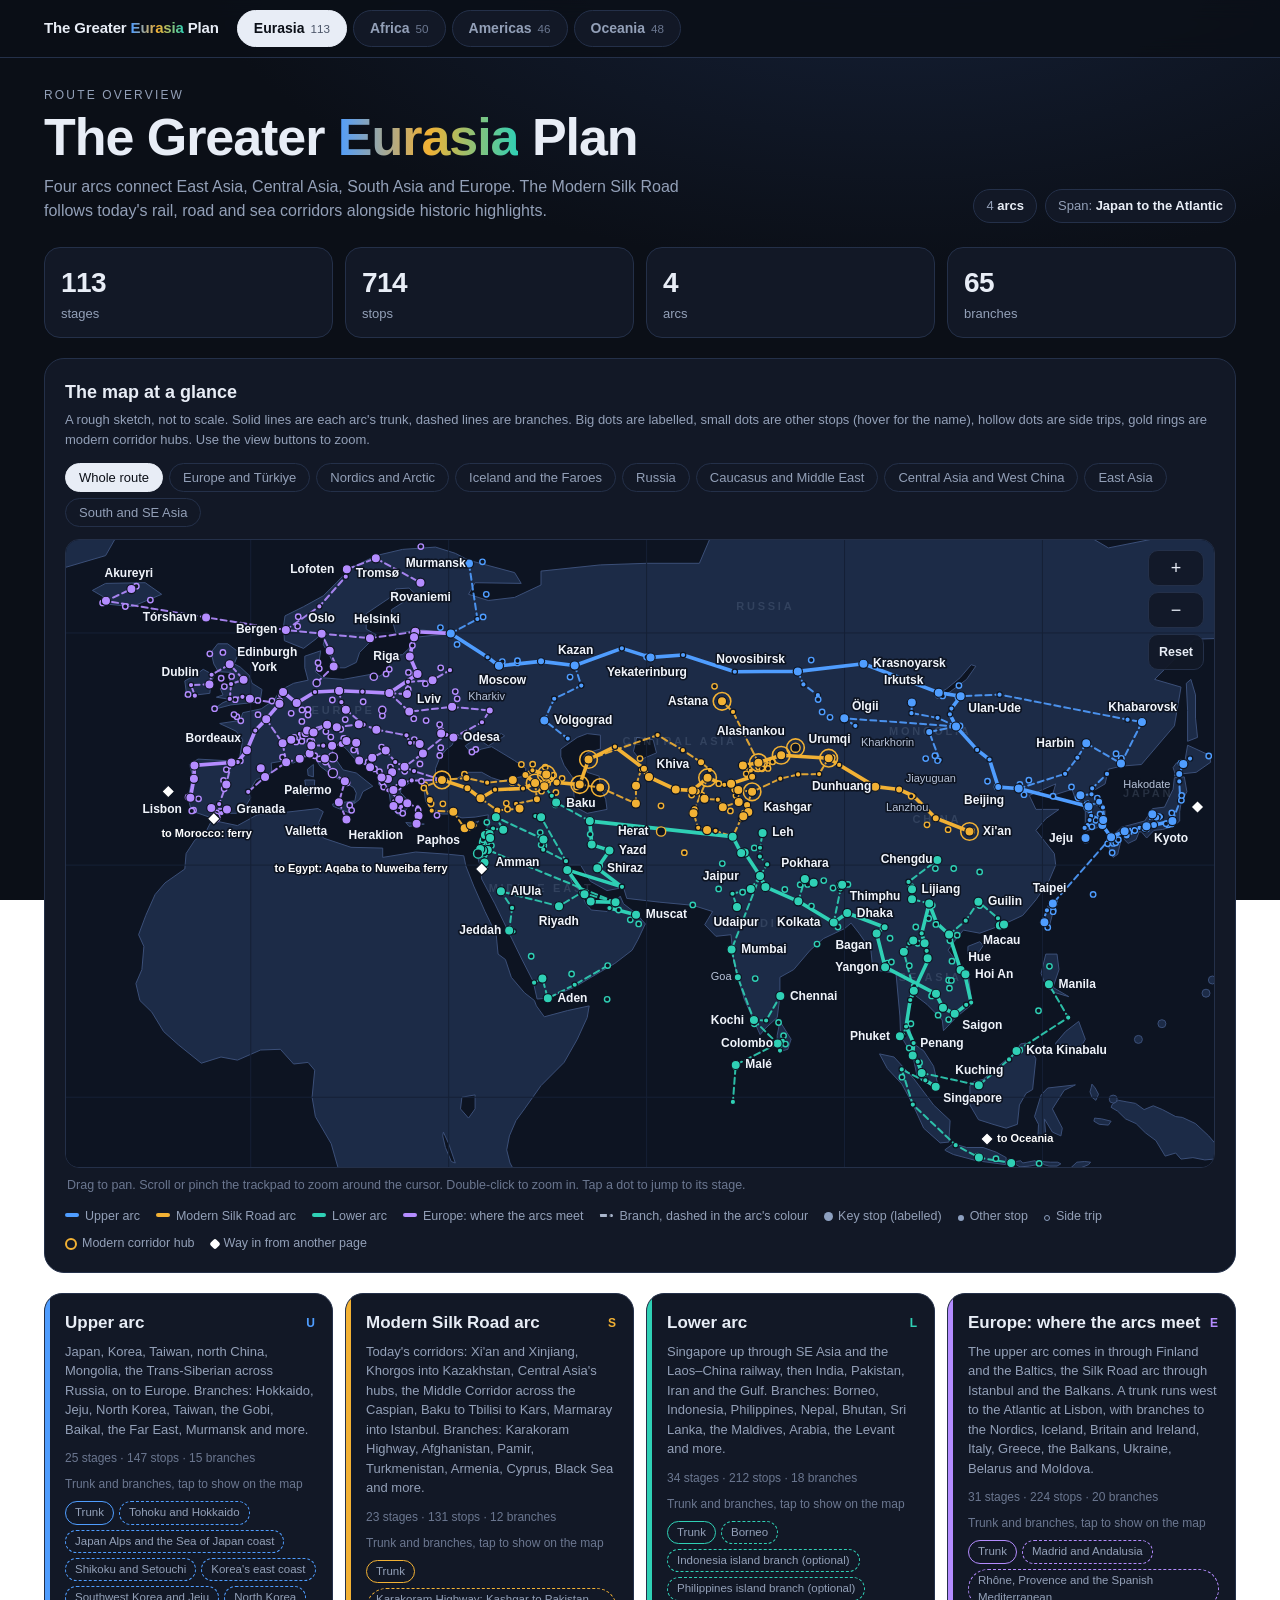
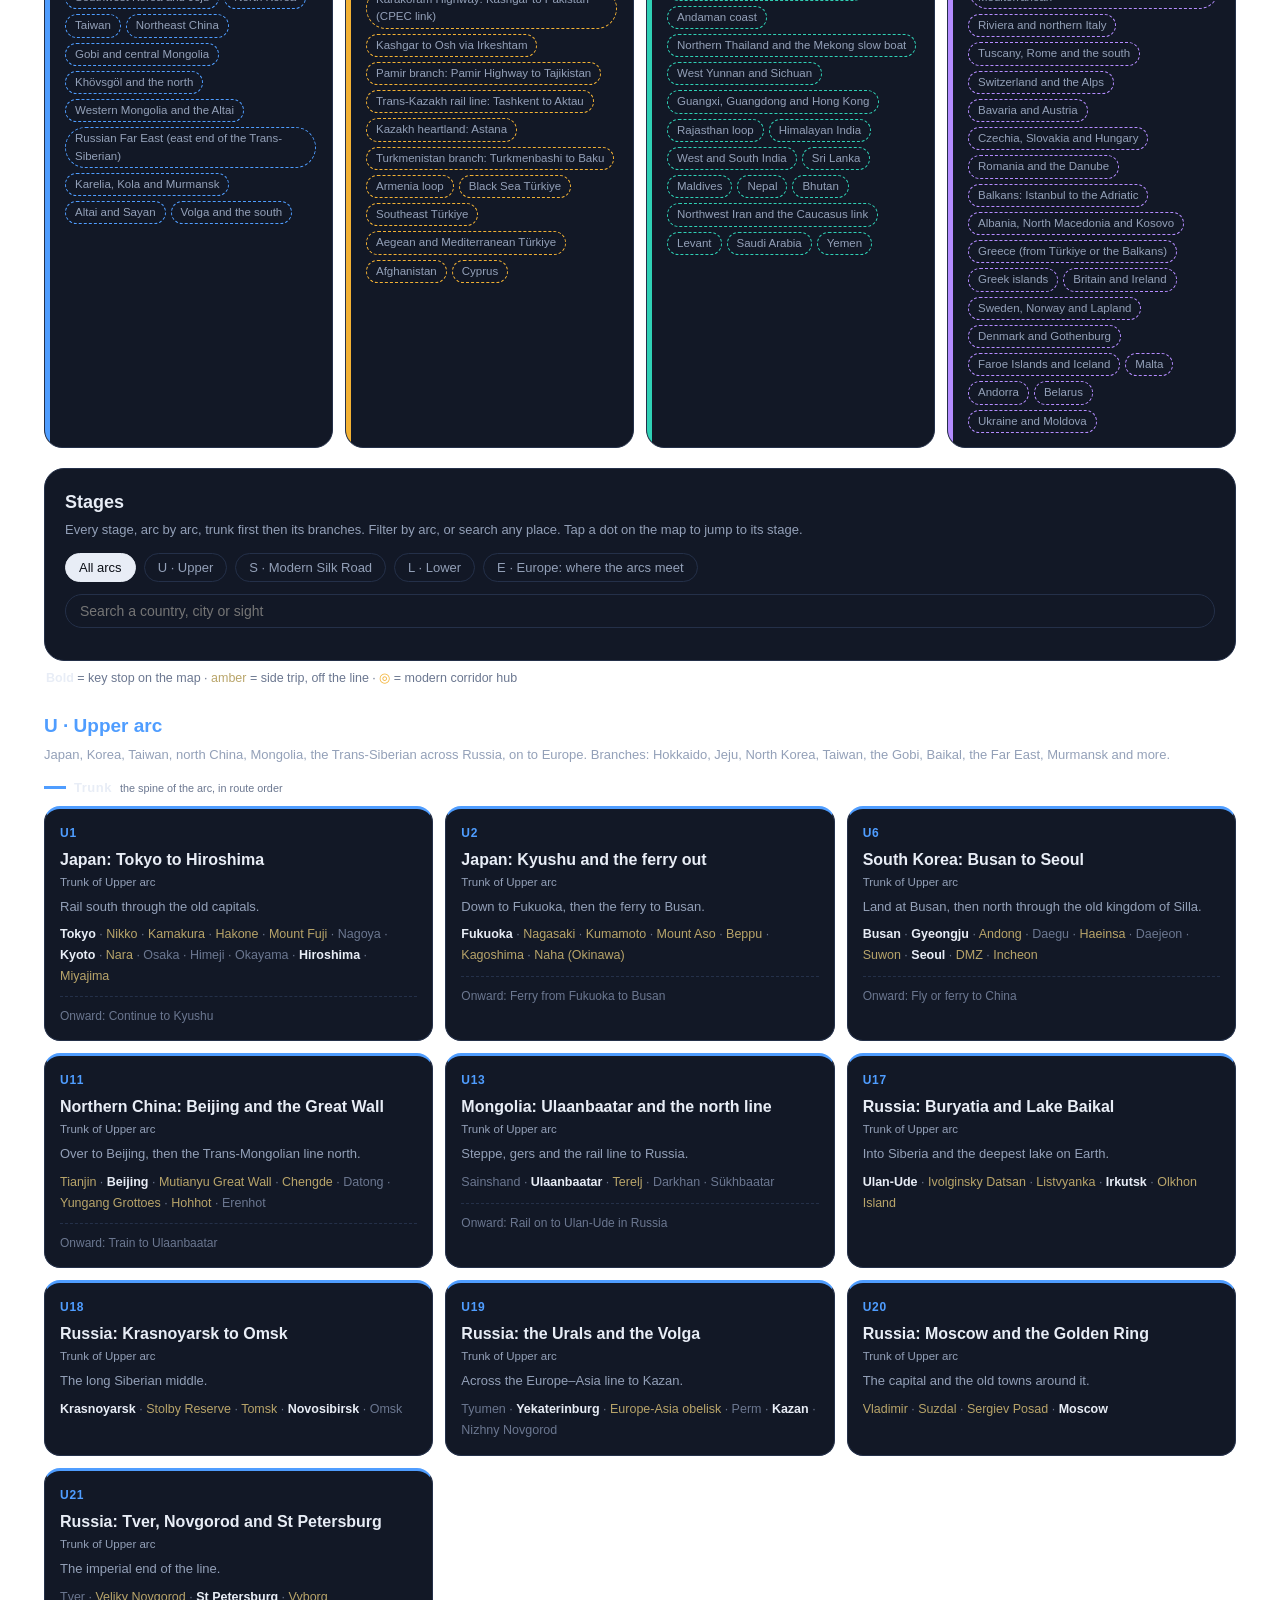
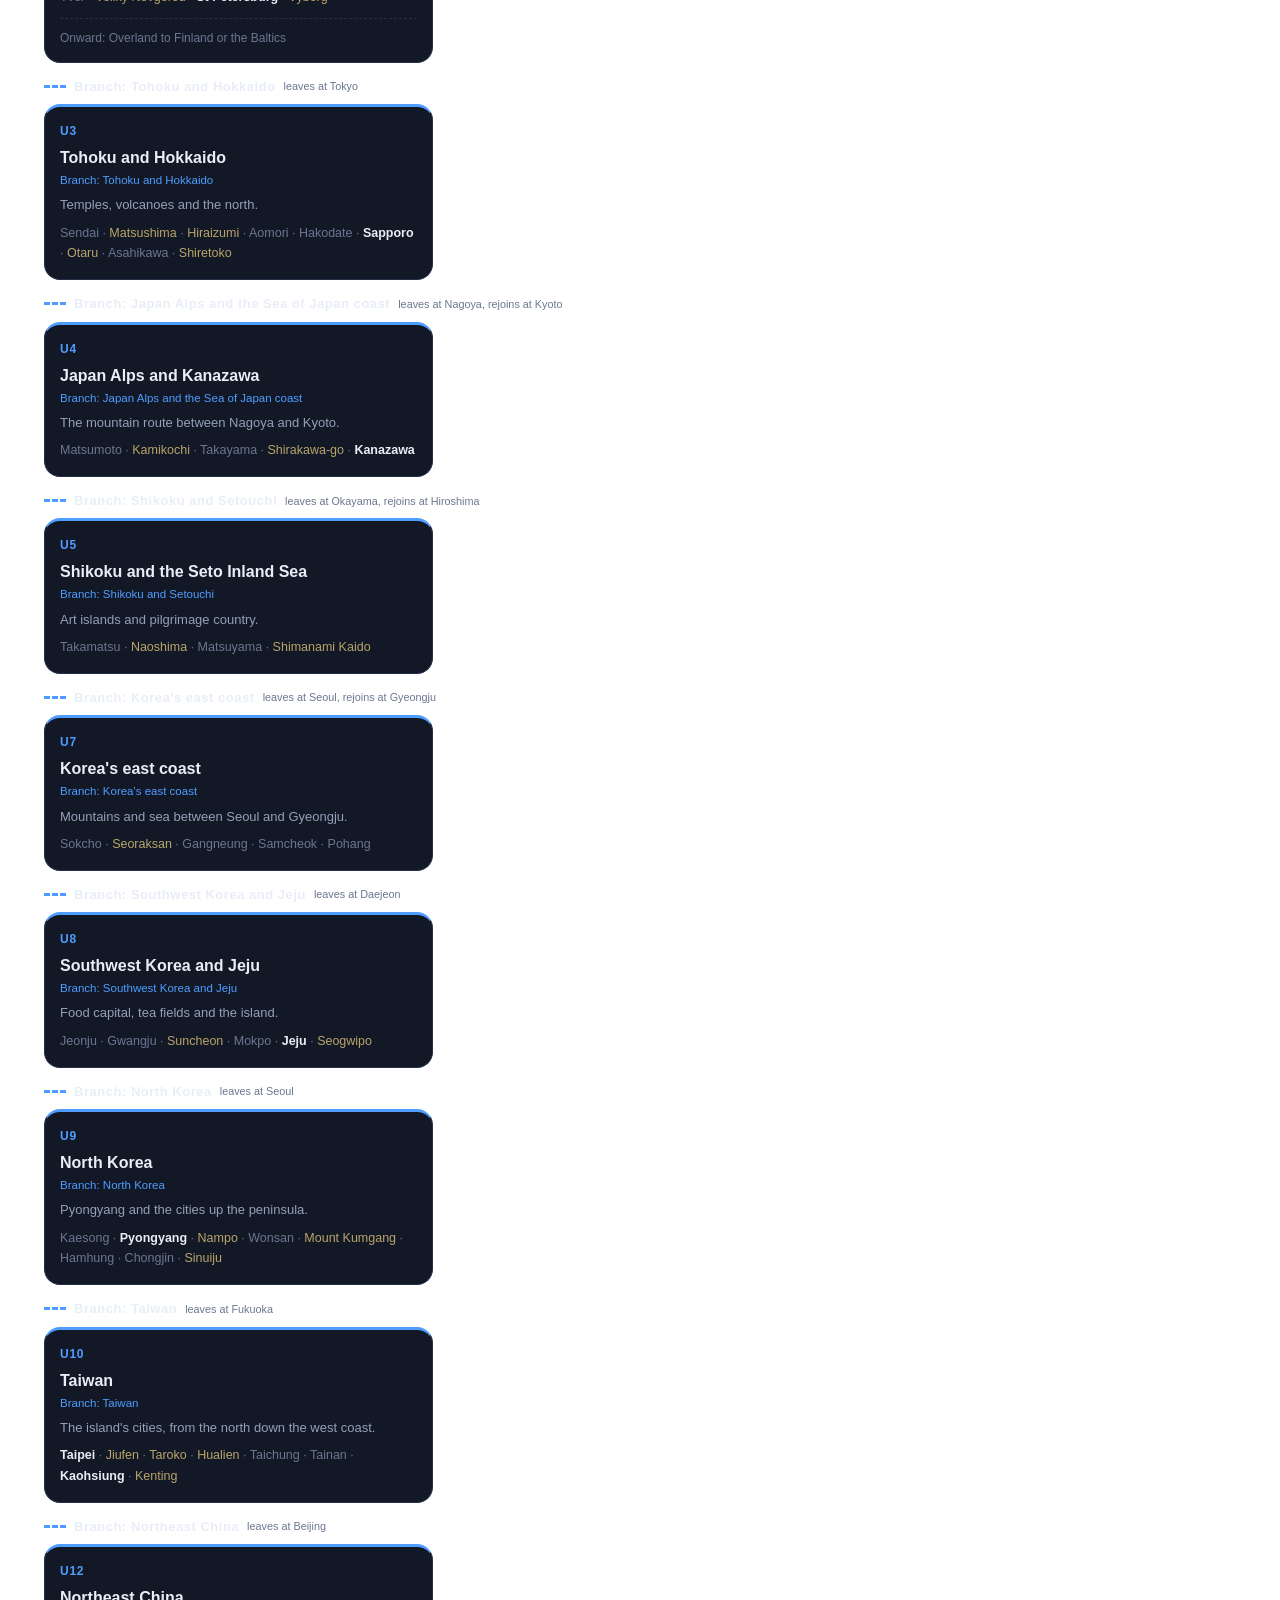
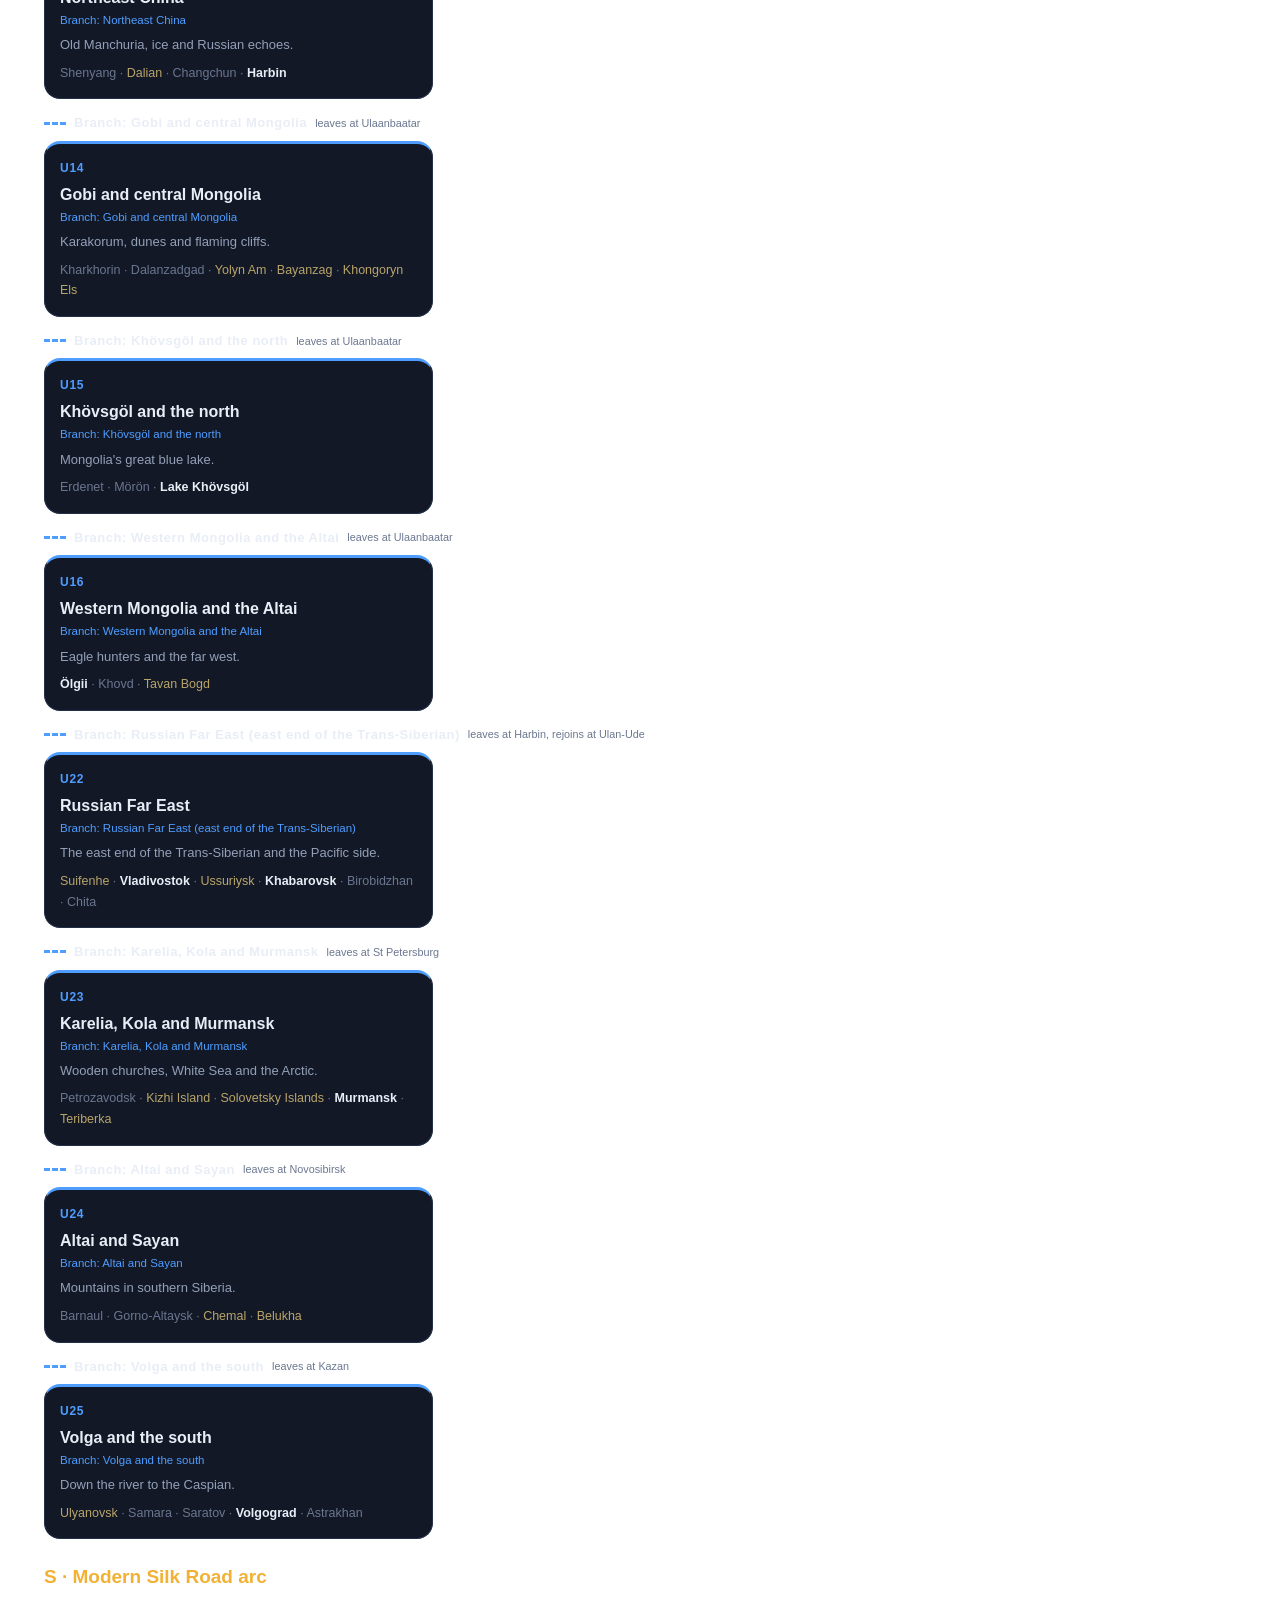
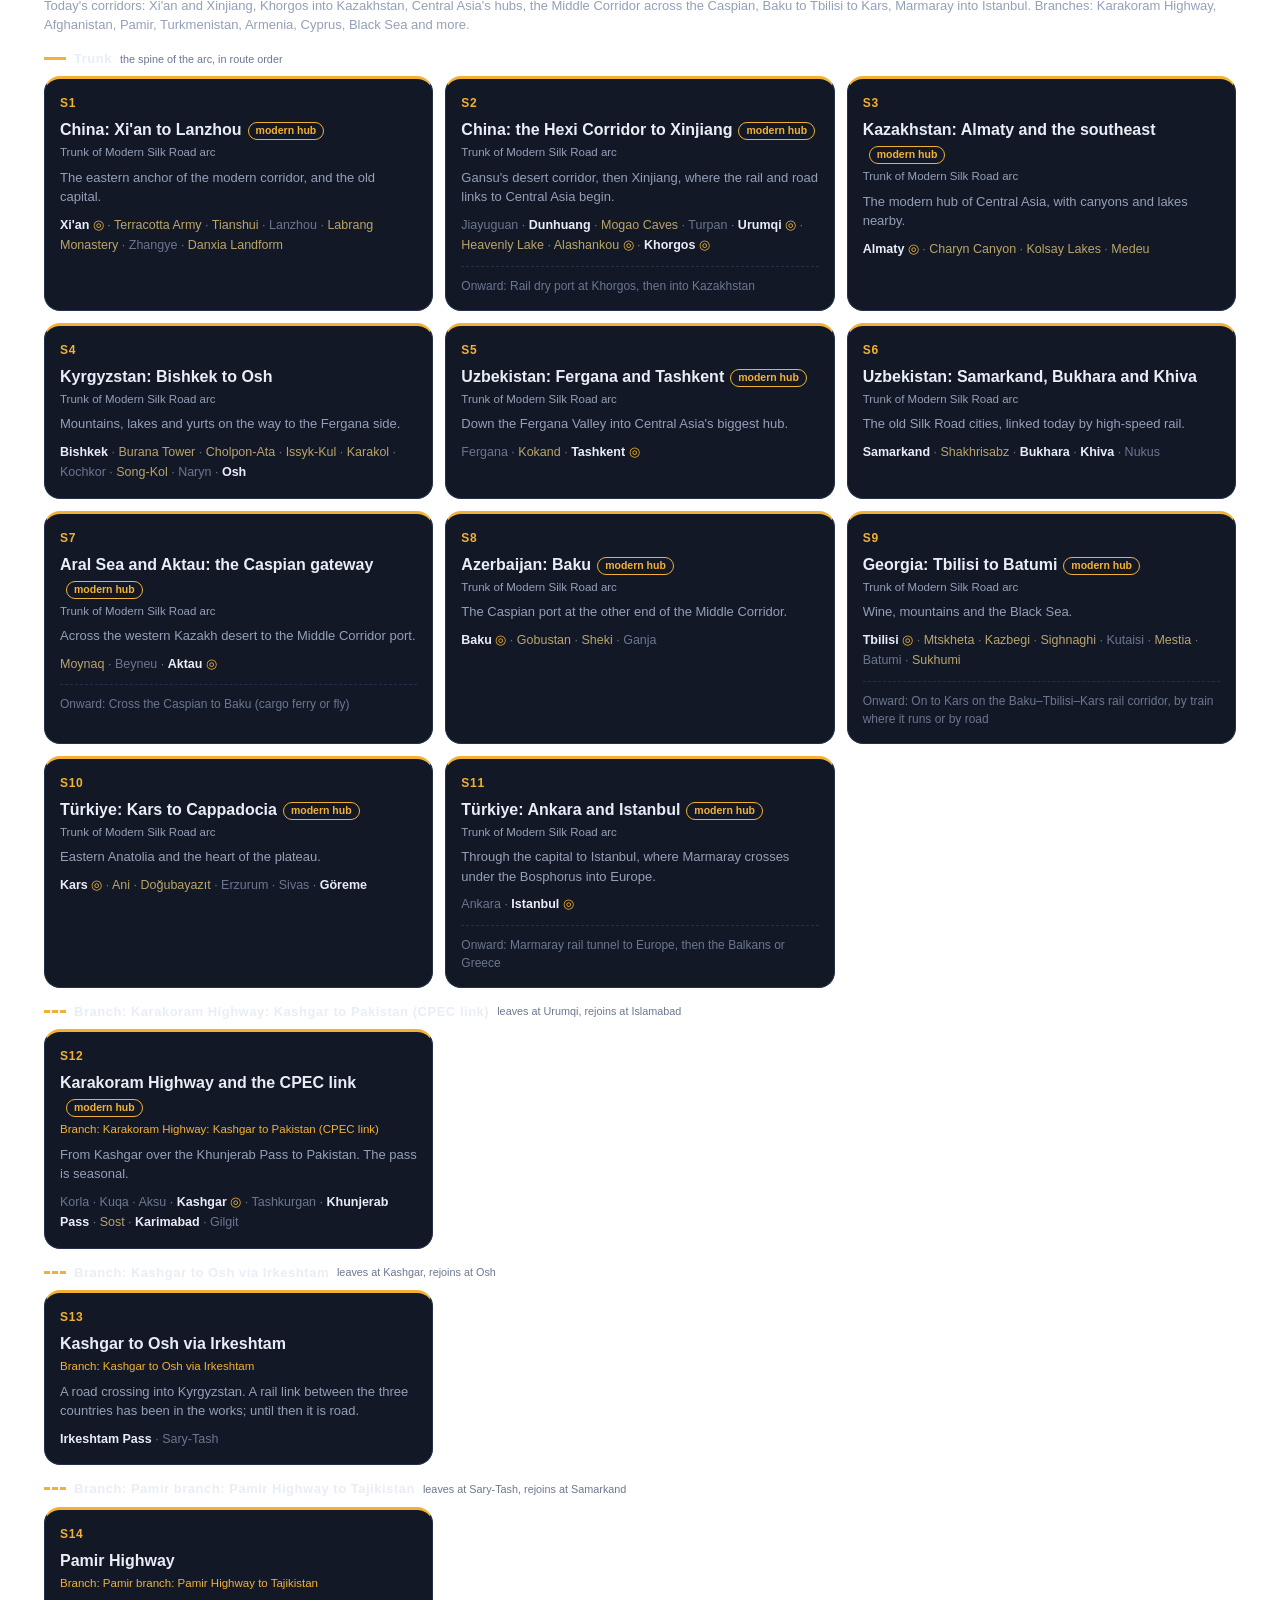
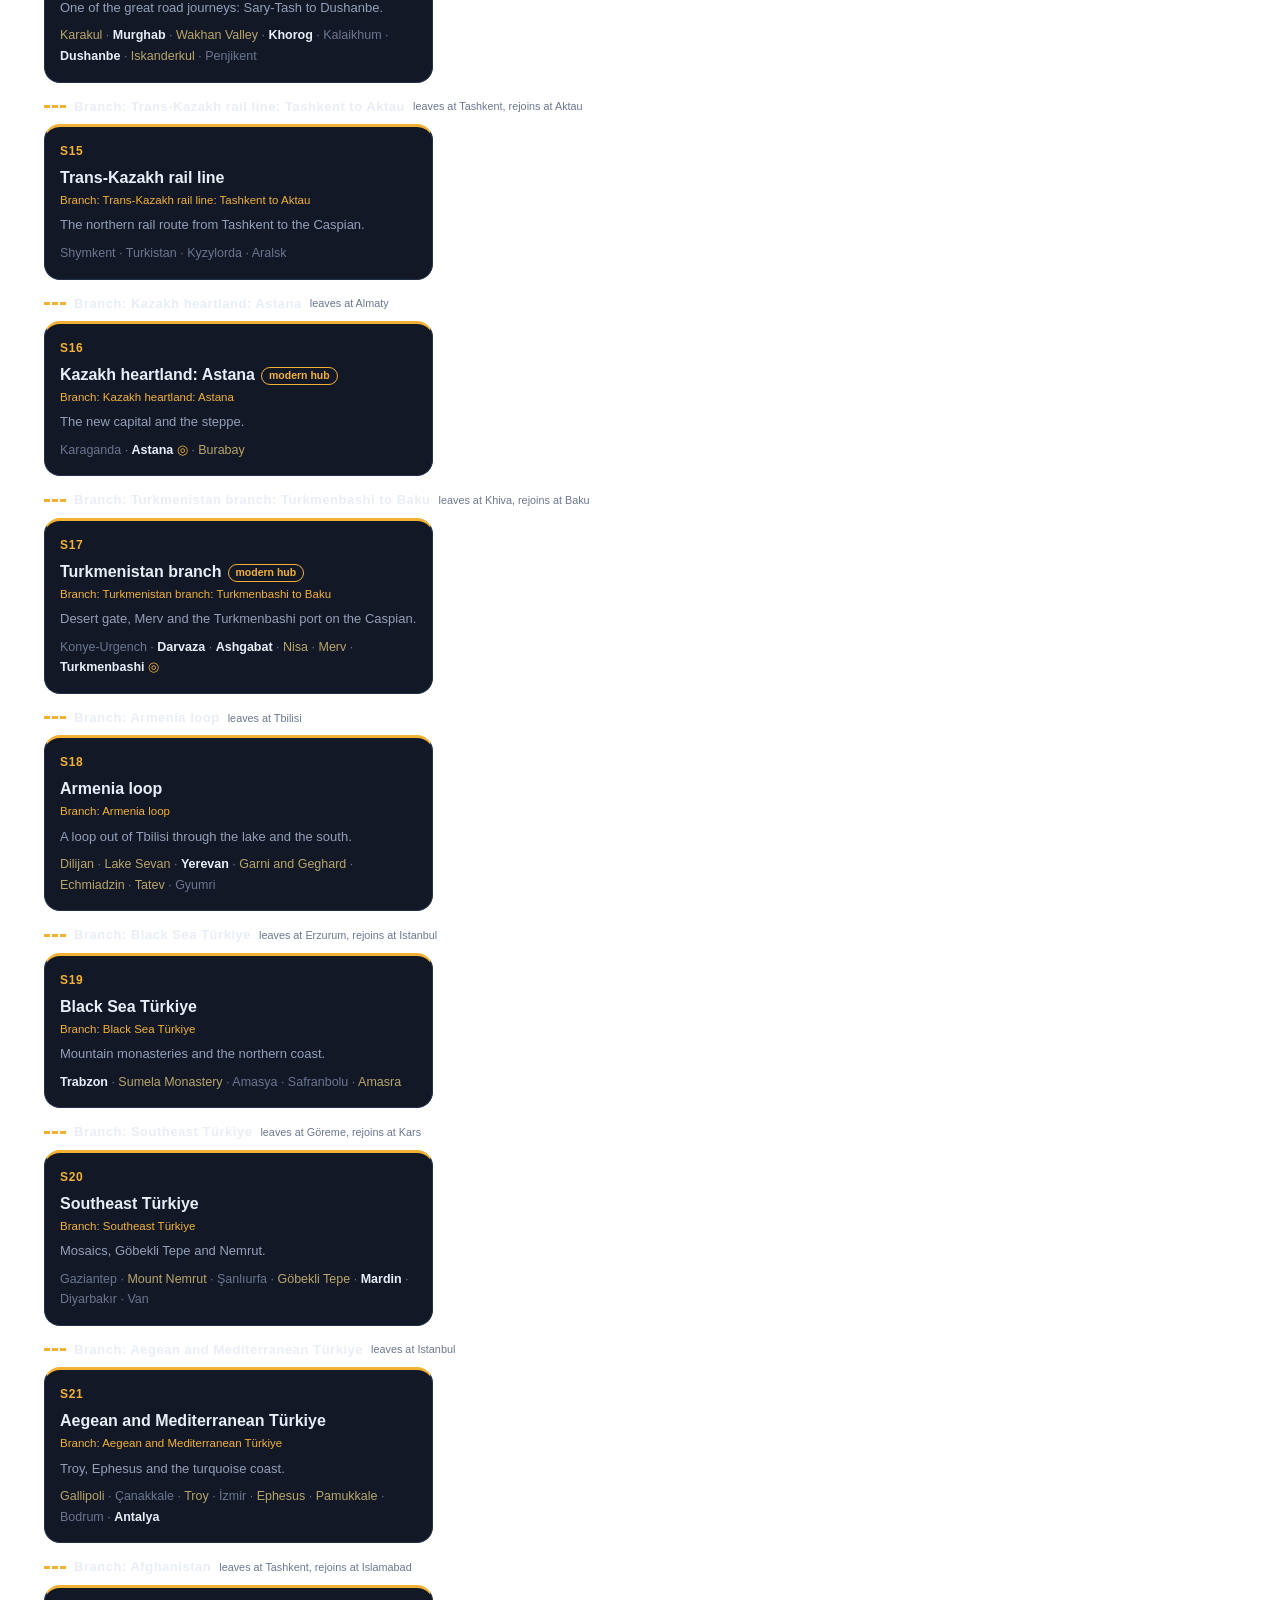
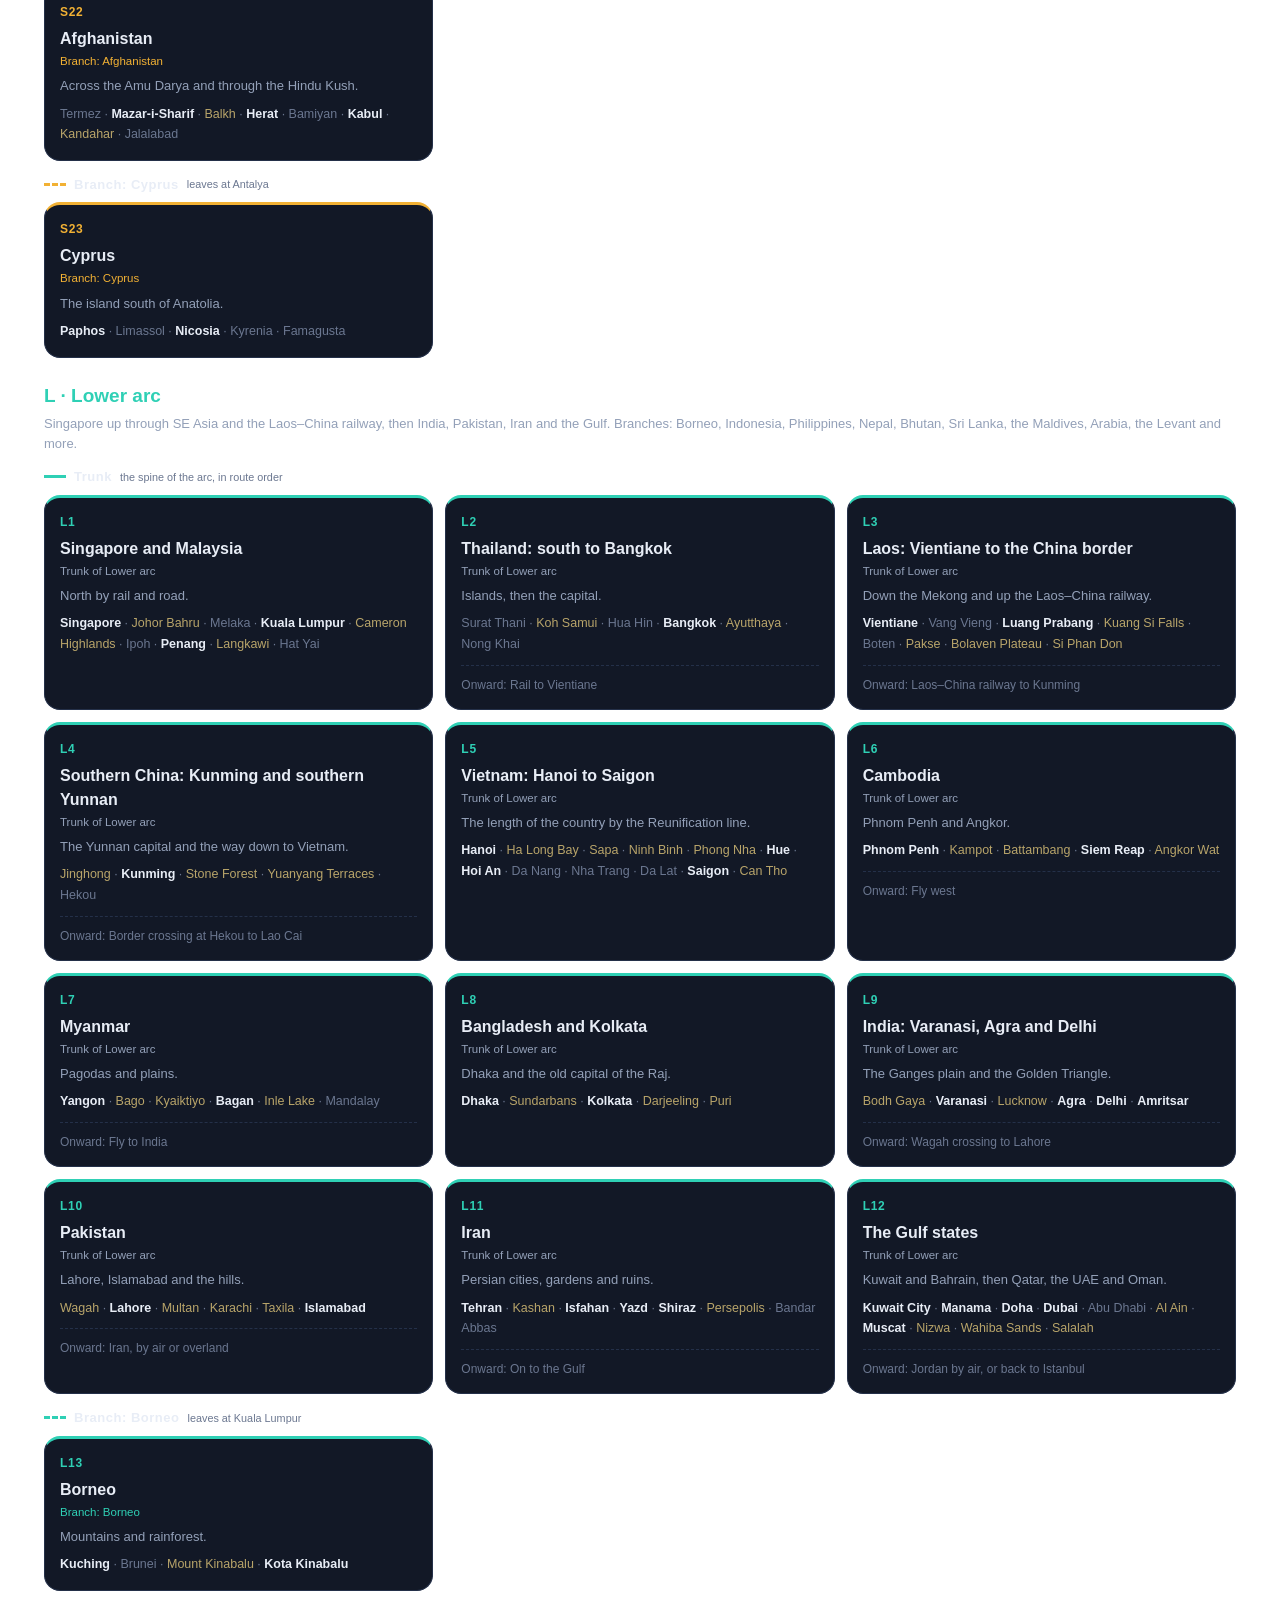
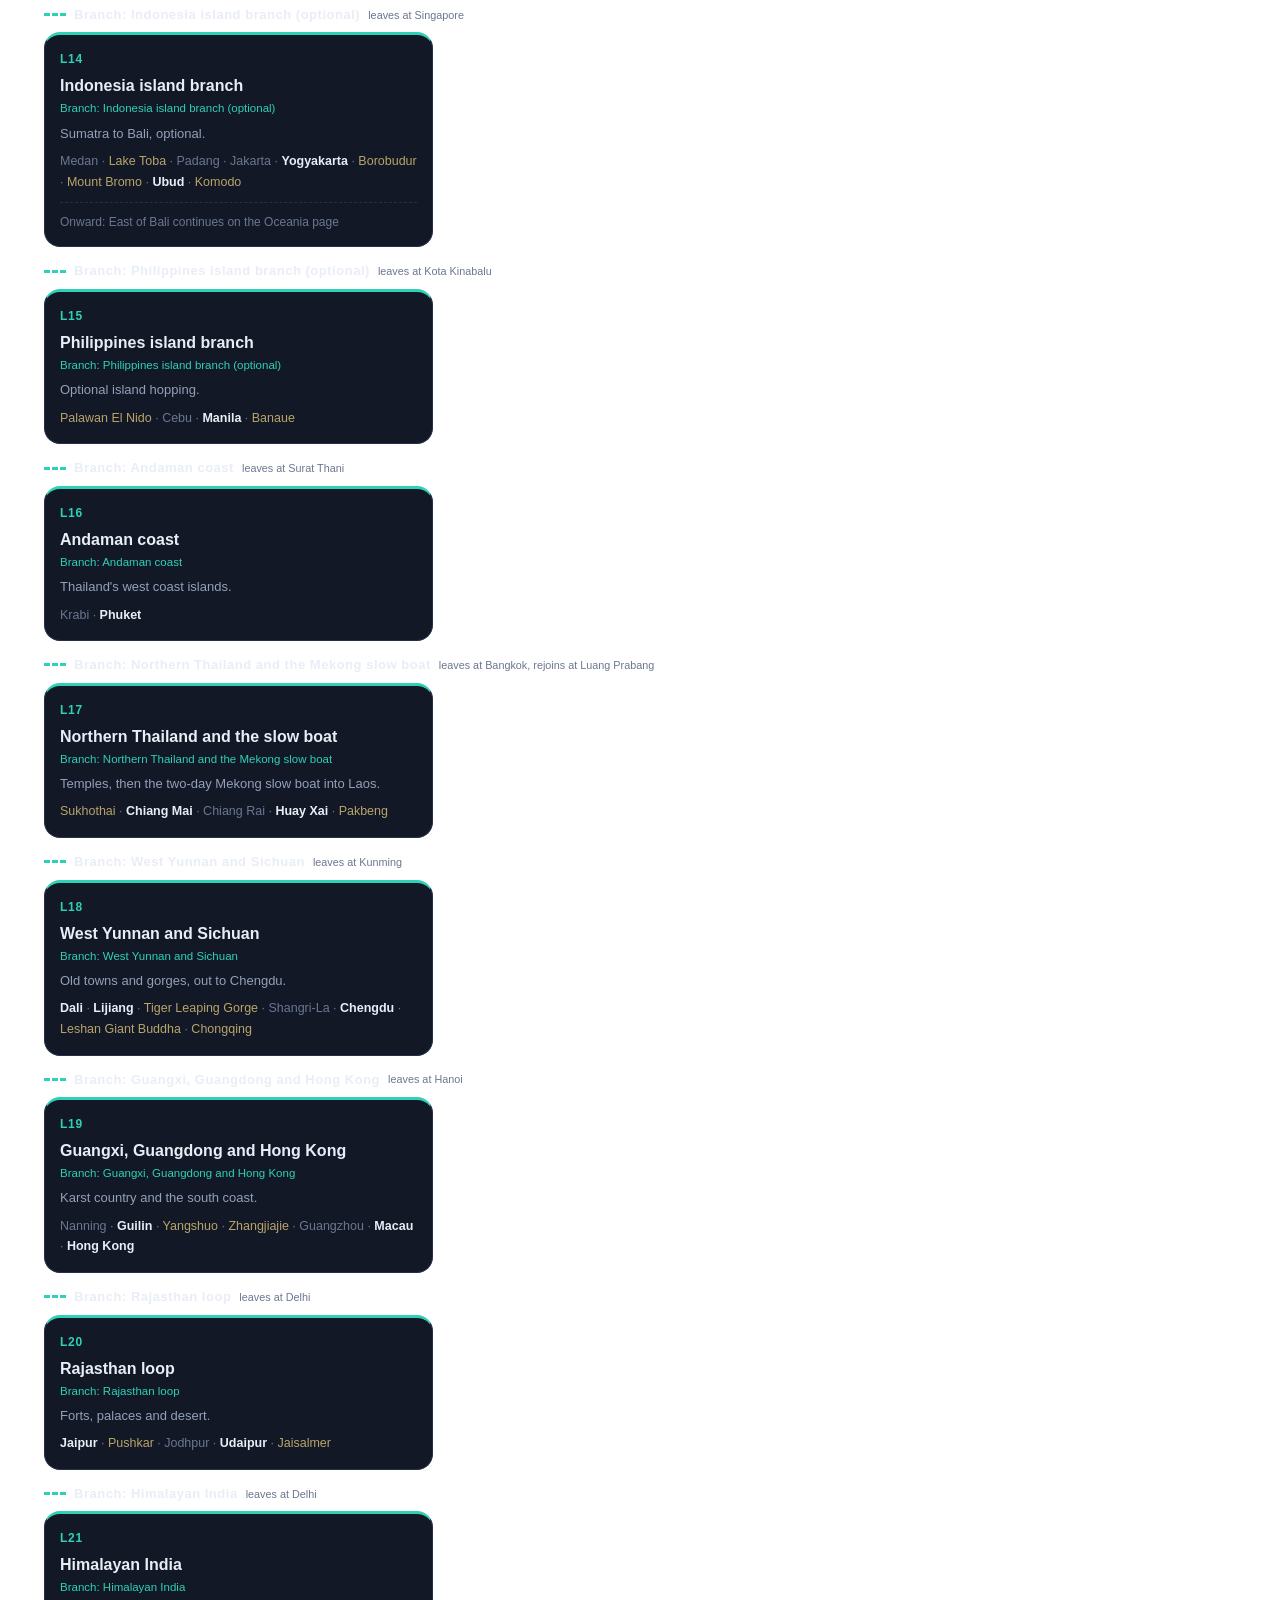
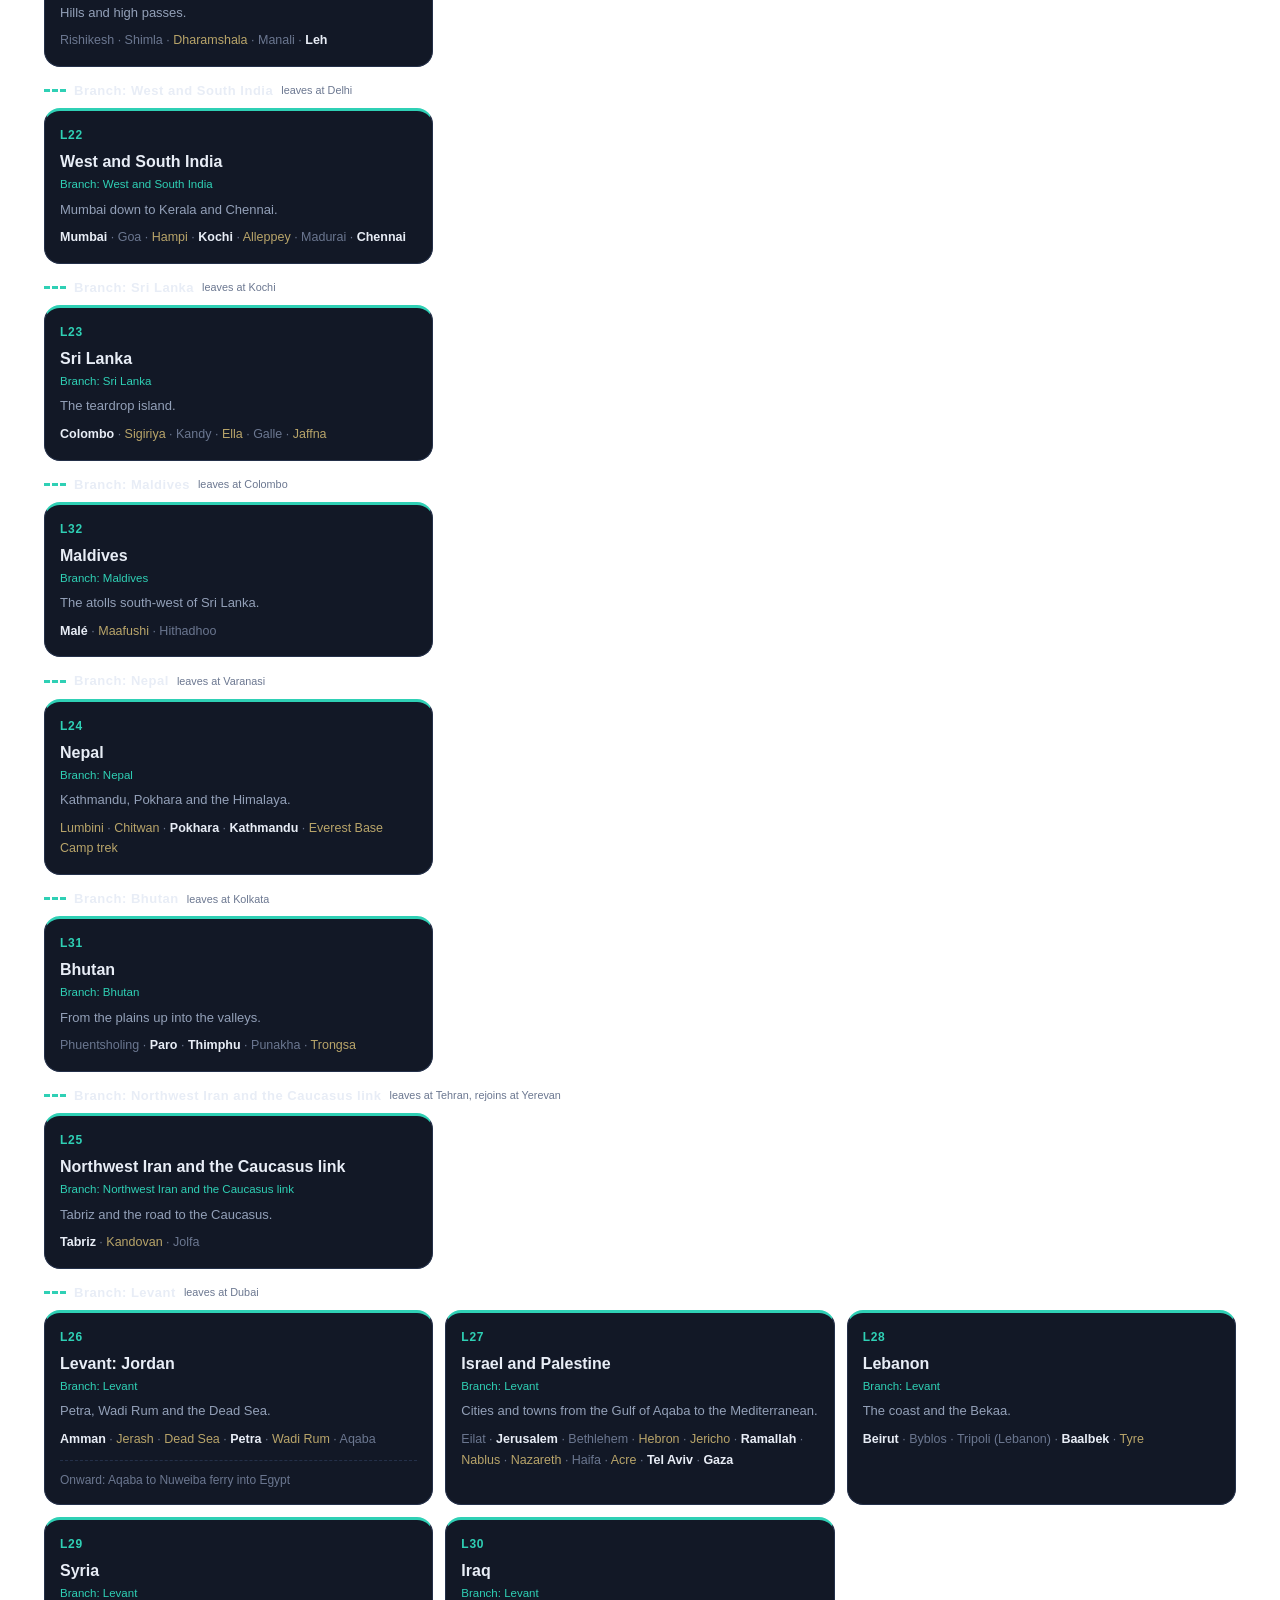
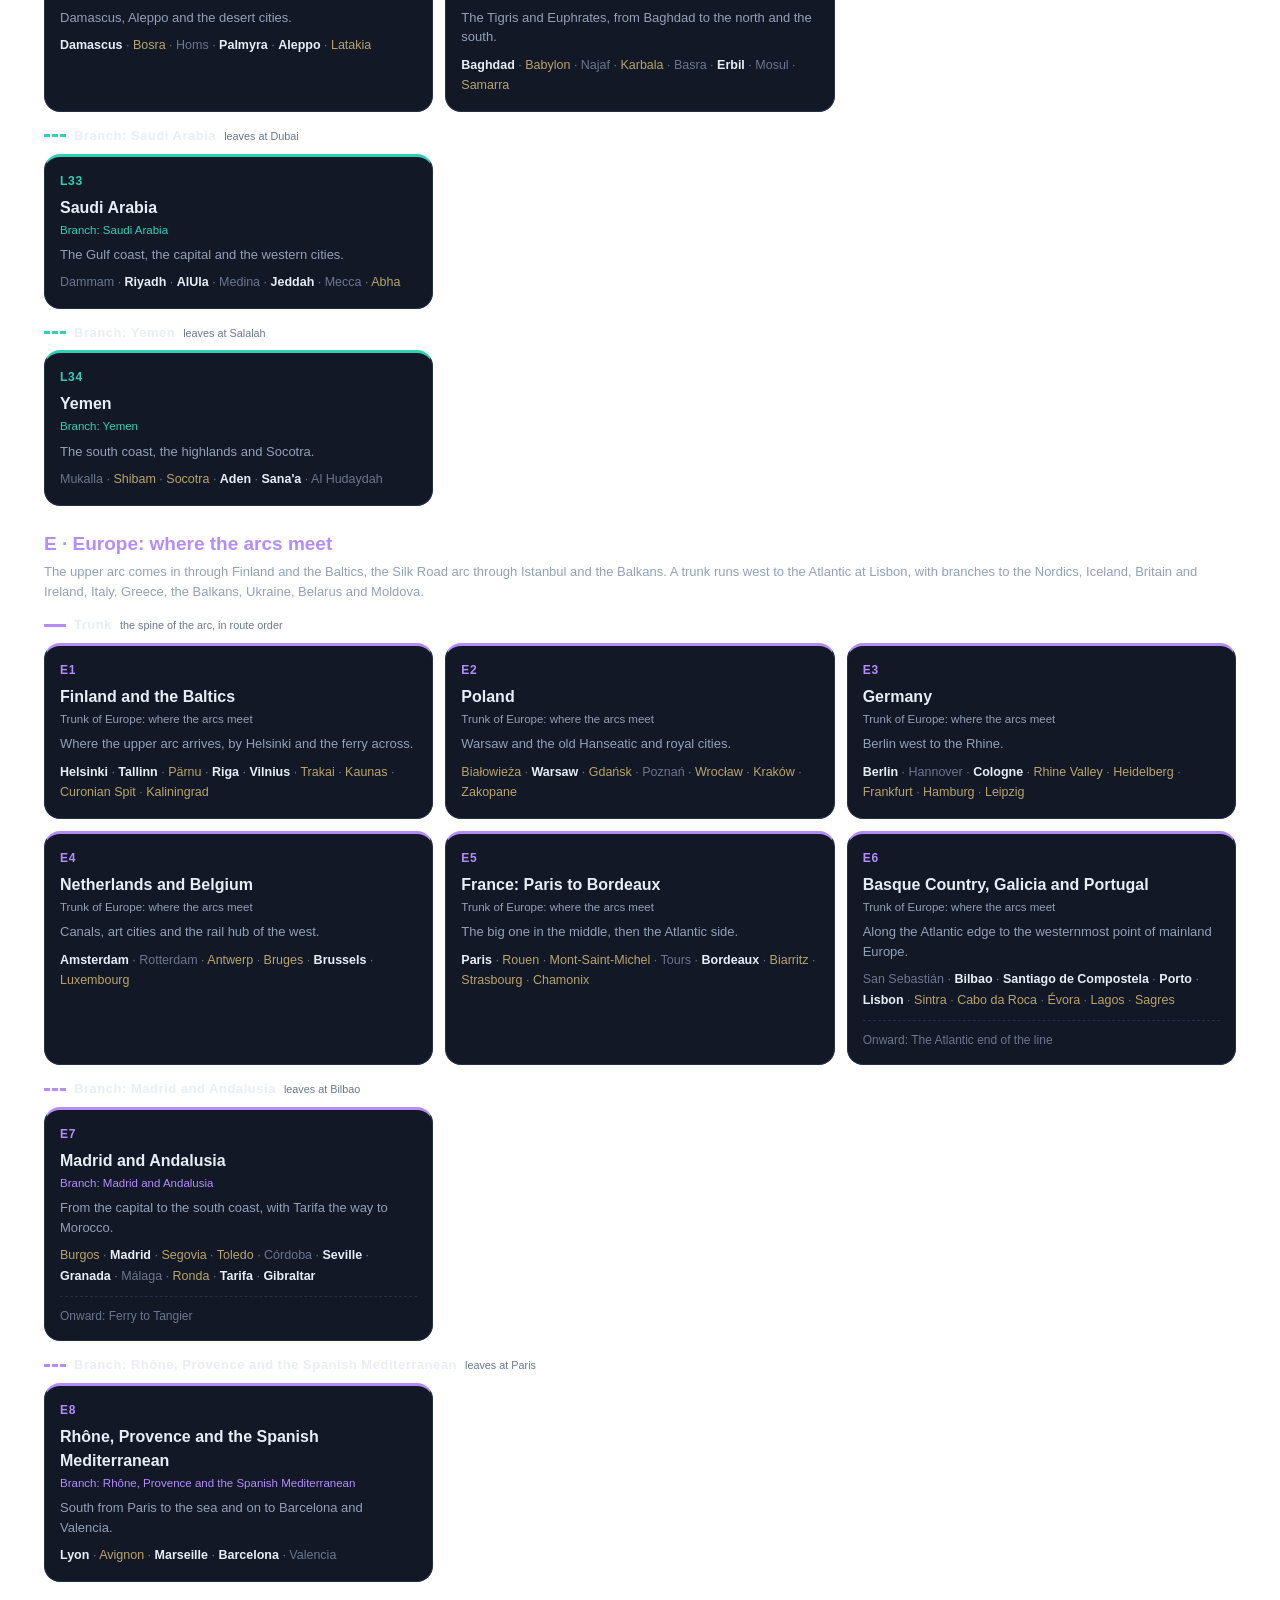
<file: index.html>
<!DOCTYPE html>
<html lang="en">
<head>
<meta charset="utf-8">
<meta name="viewport" content="width=device-width, initial-scale=1">
<title>The Greater Eurasia Plan</title>
<link rel="icon" href="favicon.svg" type="image/svg+xml">
<link rel="stylesheet" href="src/styles.css">
</head>
<body>
<!-- Static page shell. Everything with an id is filled in by js/views.js and js/map.js. -->
<div class="nav"><div class="in">
  <div class="brand">The Greater <span>Eurasia</span> Plan</div>
  <nav class="tabs" id="tabs"></nav>
</div></div>
<div class="wrap">
<header id="hero"></header>
<div class="stats" id="stats"></div>
<div class="card mapcard">
  <h2 id="mapTitle">The map at a glance</h2>
  <p class="hint" id="mapHint"></p>
  <div class="views" id="views"></div>
  <div class="mapbox" id="mapbox">
    <div class="mapwrap" id="mapwrap" tabindex="0" aria-label="Map. Drag to pan, scroll to zoom, arrow keys to move."></div>
    <div class="mapctl">
      <button type="button" id="zoomIn" aria-label="Zoom in">+</button>
      <button type="button" id="zoomOut" aria-label="Zoom out">&minus;</button>
      <button type="button" id="zoomReset" class="txt" title="Back to the whole route">Reset</button>
      <button type="button" id="mapMove" class="txt touch-only" aria-pressed="false">Move map</button>
    </div>
  </div>
  <p class="maptip" id="mapTip"></p>
  <div class="legend" id="legend"></div>
</div>
<div class="arcs" id="arcs"></div>
<div class="card" style="margin-bottom:8px">
  <h2>Stages</h2>
  <p class="hint">Every stage, arc by arc, trunk first then its branches. Filter by arc, or search any place. Tap a dot on the map to jump to its stage.</p>
  <div class="controls" id="filters"></div>
  <div class="controls"><input type="search" id="q" placeholder="Search a country, city or sight"></div>
</div>
<div id="stages"></div>

<div class="shared">
<h2>Shared across every page</h2>
<div class="grid2">
  <div class="card" id="ways"></div>
  <div class="card">
    <h2>How it gets done</h2>
    <ol>
      <li><b>Go country by country.</b> Each country is its own win, even if an arc takes several trips.</li>
      <li><b>Follow the trunk, take the branches you want.</b> The trunk of each arc is the spine. Branches are optional side trips that rejoin or end on their own.</li>
      <li><b>Group countries into corridors.</b> A run of countries in one trip, sharing one visa, SIM, payment and insurance setup.</li>
      <li><b>Use hubs as bases.</b> Istanbul, Dubai, Tashkent and Bangkok, easy to fly home from and restart from.</li>
      <li><b>Log every trip.</b> Places, dates and a few photos in Notion and Google Maps, so the map keeps growing.</li>
    </ol>
  </div>
</div>
<div class="card">
  <h2>Practical notes</h2>
  <p class="hint">Trip discovery: the first five things to check when working out whether a trip is feasible.</p>
  <ol>
    <li>Check entry rules: visa, passport validity, and any onward-ticket or border requirements.</li>
    <li>Read the current news and official travel advice to judge whether the trip is feasible now.</li>
    <li>Sort out insurance that covers the place and what you plan to do there.</li>
    <li>Confirm a payment method and a phone connection (SIM or eSIM) that work there.</li>
    <li>Note a hub you can fly from, ideally within a day's travel.</li>
  </ol>
</div>
</div>
<footer id="updated"></footer>
</div>

<!-- Script order matters: this list is also the build order (see tools/build.js).
     shared -> data -> model -> map -> panzoom -> views -> main -->
<script src="src/js/shared.js"></script>
<script src="src/data/meta.js"></script>
<script src="src/data/tabs.js"></script>
<script src="src/data/arcs.js"></script>
<script src="src/data/branches.js"></script>
<script src="src/data/entries.js"></script>
<script src="src/data/stages/upper.js"></script>
<script src="src/data/stages/silk.js"></script>
<script src="src/data/stages/lower.js"></script>
<script src="src/data/stages/europe.js"></script>
<script src="src/data/stages/africa.js"></script>
<script src="src/data/stages/americas.js"></script>
<script src="src/data/stages/oceania.js"></script>
<script src="src/data/land.js"></script>
<script src="src/js/model.js"></script>
<script src="src/js/map.js"></script>
<script src="src/js/panzoom.js"></script>
<script src="src/js/views.js"></script>
<script src="src/js/main.js"></script>
</body>
</html>
</file>
<file: src/styles.css>
/*
 * styles.css: all styling for the dashboard (one dark theme, no frameworks).
 *
 * Colours come from the variables in :root. Arc colours and the hero gradient (--g1..--g3)
 * are set at runtime from the data (see js/views.js), so there are no per-arc rules here.
 */

/* ===== Theme variables and base elements ===== */
:root{
  --bg:#0b0f17;--panel:#121826;--panel2:#182033;--line:#243049;--text:#e8edf6;--muted:#93a0b8;--dim:#6b7790;
  --sea-map:#0d1422;
}
*{box-sizing:border-box;margin:0;padding:0}
html{scroll-behavior:smooth}
body{background:radial-gradient(1200px 600px at 70% -10%,#16223a 0%,var(--bg) 60%);background-attachment:fixed;color:var(--text);font-family:-apple-system,BlinkMacSystemFont,"Segoe UI",Roboto,Helvetica,Arial,sans-serif;line-height:1.5;min-height:100vh}
a{color:#7db4ff}
.wrap{max-width:1240px;margin:0 auto;padding:0 24px 64px}
/* ===== Top bar: brand and tab pills ===== */
.nav{position:sticky;top:0;z-index:20;background:rgba(11,15,23,.88);backdrop-filter:blur(10px);-webkit-backdrop-filter:blur(10px);border-bottom:1px solid var(--line)}
.nav .in{max-width:1240px;margin:0 auto;padding:10px 24px;display:flex;align-items:center;gap:18px}
.brand{font-weight:700;letter-spacing:-.01em;white-space:nowrap;font-size:15px}
.brand span{background:linear-gradient(90deg,#4f9dff,#f2b134,#2fd0b5);-webkit-background-clip:text;background-clip:text;color:transparent}
.tabs{display:flex;gap:6px;overflow-x:auto;scrollbar-width:none;flex:1}
.tabs::-webkit-scrollbar{display:none}
.tab{border:1px solid var(--line);background:var(--panel);color:var(--muted);border-radius:999px;padding:7px 16px;font-size:14px;font-weight:600;cursor:pointer;text-decoration:none;white-space:nowrap}
.tab small{font-weight:500;color:var(--dim);margin-left:6px}
.tab:hover{color:var(--text)}
.tab.on{background:var(--text);color:var(--bg);border-color:var(--text)}
.tab.on small{color:#4b5568}
/* ===== Hero: eyebrow, title, chips, stat tiles ===== */
header{display:flex;flex-wrap:wrap;justify-content:space-between;align-items:flex-end;gap:16px;margin:28px 0 24px}
.eyebrow{font-size:12px;letter-spacing:.18em;text-transform:uppercase;color:var(--muted)}
h1{font-size:clamp(30px,5vw,52px);line-height:1.05;letter-spacing:-.02em;margin:6px 0 10px}
h1 span{background:linear-gradient(90deg,var(--g1),var(--g2),var(--g3));-webkit-background-clip:text;background-clip:text;color:transparent}
.sub{color:var(--muted);max-width:680px}
.facts{display:flex;flex-wrap:wrap;gap:8px}
.chip{border:1px solid var(--line);background:var(--panel);border-radius:999px;padding:6px 12px;font-size:13px;color:var(--muted)}
.chip b{color:var(--text);font-weight:600}
.stats{display:grid;grid-template-columns:repeat(auto-fit,minmax(130px,1fr));gap:12px;margin-bottom:20px}
.stat{background:var(--panel);border:1px solid var(--line);border-radius:16px;padding:14px 16px}
.stat .n{font-size:28px;font-weight:700;letter-spacing:-.02em}
.stat .l{font-size:13px;color:var(--muted)}
/* ===== Generic card (map card, filters card, shared cards) ===== */
.card{background:var(--panel);border:1px solid var(--line);border-radius:20px;padding:20px}
.card h2{font-size:18px;margin-bottom:4px}
.card .hint{font-size:13px;color:var(--muted);margin-bottom:14px}
/* ===== Map card: preset buttons, pan/zoom box and controls, legend ===== */
.mapcard{margin-bottom:20px}
.views{display:flex;flex-wrap:wrap;gap:6px;margin-bottom:12px}
.mapbox{position:relative;border-radius:14px;overflow:hidden;background:var(--sea-map);border:1px solid var(--line)}
.mapbox.active{border-color:#4f9dff;box-shadow:0 0 0 2px rgba(79,157,255,.45)}
.mapwrap{overflow:hidden;cursor:grab;outline:none;touch-action:pan-y pan-x;user-select:none;-webkit-user-select:none}
.mapwrap:focus-visible{box-shadow:inset 0 0 0 2px #4f9dff}
.mapbox.dragging .mapwrap{cursor:grabbing}
.mapbox.active .mapwrap{touch-action:none}
.mapctl{position:absolute;top:10px;right:10px;display:flex;flex-direction:column;gap:6px;align-items:stretch}
.mapctl button{min-width:36px;height:36px;border:1px solid var(--line);background:rgba(18,24,38,.92);color:var(--text);border-radius:10px;font-size:18px;line-height:1;cursor:pointer;font-family:inherit}
.mapctl button.txt{font-size:12.5px;font-weight:600;padding:0 10px}
.mapctl button:hover:not(:disabled){border-color:#4f9dff}
.mapctl button:disabled{opacity:.4;cursor:default}
.mapbox:not(.touch) .touch-only{display:none}
.maptip{font-size:12.5px;color:var(--dim);margin:8px 2px 0}
svg{display:block;width:100%;height:auto}
svg text{font-family:inherit}
.dot{cursor:pointer}
.legend{display:flex;flex-wrap:wrap;gap:8px 16px;font-size:12.5px;color:var(--muted);margin-top:12px;align-items:center}
.legend i{display:inline-block;width:14px;height:4px;border-radius:3px;margin-right:6px;vertical-align:3px}
.legend i.dash{background:none!important;border-top:3px dashed var(--c);height:0}
.legend .k{display:inline-block;width:9px;height:9px;border-radius:50%;background:#8da0c0;margin-right:5px;vertical-align:-1px}
.legend .k.s{width:6px;height:6px;margin-right:6px}
.legend .k.h{background:none;border:2px solid #f2b134;width:12px;height:12px;margin-right:5px;vertical-align:-3px}
.legend .k.e{border-radius:2px;background:#fff;transform:rotate(45deg);width:8px;height:8px}
/* ===== Arc cards and their branch chips (--c = arc colour, set inline) ===== */
.arcs{display:grid;grid-template-columns:repeat(auto-fit,minmax(270px,1fr));gap:12px;margin-bottom:20px}
.arc{cursor:pointer;background:var(--panel);border:1px solid var(--line);border-radius:18px;padding:16px 16px 14px 20px;transition:.15s;position:relative;overflow:hidden}
.arc:before{content:"";position:absolute;left:0;top:0;bottom:0;width:5px;background:var(--c)}
.arc:hover,.arc.on{border-color:var(--c);background:var(--panel2)}
.arc h3{font-size:17px;display:flex;justify-content:space-between;align-items:center;gap:8px}
.arc h3 em{font-style:normal;font-size:12px;color:var(--c);font-weight:700;letter-spacing:.08em}
.arc .route{font-size:13px;color:var(--muted);margin:6px 0 10px}
.arc .meta{font-size:12px;color:var(--dim);margin:6px 0 8px}
.brs{display:flex;flex-wrap:wrap;gap:5px}
.br{font-size:11.5px;border:1px dashed var(--c);color:var(--muted);border-radius:999px;padding:2px 9px;cursor:pointer;background:transparent}
.br:hover,.br.on{background:var(--c);color:#0b0f17;border-style:solid}
.br.tr{border-style:solid}
/* ===== Filters: buttons and search ===== */
.controls{display:flex;flex-wrap:wrap;gap:8px;align-items:center;margin-bottom:12px}
.btn{border:1px solid var(--line);background:var(--panel);color:var(--muted);border-radius:999px;padding:6px 13px;font-size:13px;cursor:pointer;font-family:inherit}
.btn:hover{color:var(--text)}
.btn.on{background:var(--text);color:var(--bg);border-color:var(--text)}
.sep{width:10px}
input[type=search]{flex:1;min-width:180px;background:var(--panel);border:1px solid var(--line);border-radius:999px;color:var(--text);padding:8px 14px;font-size:14px;outline:none;font-family:inherit}
input[type=search]:focus{border-color:#4f9dff}
/* ===== Stage list: arc group > trunk/branch heading > stage cards ===== */
.group{margin:24px 0 8px}
.ghead{display:flex;align-items:baseline;flex-wrap:wrap;gap:4px 12px;margin-bottom:4px}
.ghead h3{font-size:19px;color:var(--c)}
.ghead span{font-size:13px;color:var(--muted)}
.sub2{margin:14px 0 8px;font-size:13px;font-weight:700;letter-spacing:.04em;color:var(--text);display:flex;align-items:center;gap:8px;flex-wrap:wrap}
.sub2:before{content:"";width:22px;border-top:3px var(--bs,solid) var(--c)}
.sub2 small{font-weight:400;color:var(--dim);letter-spacing:0}
.stages{display:grid;grid-template-columns:repeat(auto-fill,minmax(300px,1fr));gap:12px}
.stage{background:var(--panel);border:1px solid var(--line);border-radius:16px;padding:15px;border-top:3px solid var(--c)}
.stage.flash{box-shadow:0 0 0 2px var(--c),0 0 24px var(--c)}
.stage .top{display:flex;justify-content:space-between;align-items:center;gap:8px;margin-bottom:6px}
.code{font-size:12px;font-weight:700;color:var(--c);letter-spacing:.06em}
.stage h4{font-size:16px;margin-bottom:2px}
.bd{font-size:11.5px;color:var(--c);margin-bottom:6px}
.bd.trunk{color:var(--muted)}
.stage .note{font-size:13px;color:var(--muted);margin-bottom:8px}
.stops{font-size:12.5px;color:var(--dim);line-height:1.65}
.stops b{color:var(--text);font-weight:600}
.stops i{font-style:normal;color:#b9a56a}
.stage .on2{font-size:12px;color:var(--dim);margin-top:10px;padding-top:10px;border-top:1px dashed var(--line)}
.hubtag{display:inline-block;font-size:10.5px;border:1px solid #f2b134;color:#f2b134;border-radius:999px;padding:0 7px;margin-left:6px;vertical-align:1px}
.empty{color:var(--muted);font-size:14px;padding:12px 0}
/* ===== Shared cards: how it gets done, practical notes, ways between pages ===== */
.grid2{display:grid;grid-template-columns:repeat(auto-fit,minmax(320px,1fr));gap:16px;margin-bottom:16px}
.shared>.card{margin-bottom:16px}
ol,ul{padding-left:20px;color:var(--muted);font-size:14px}
li{margin:6px 0}
li b{color:var(--text)}
.tandem{display:grid;gap:10px}
.tandem div{background:var(--panel2);border-radius:12px;padding:12px 14px;font-size:14px;color:var(--muted)}
.tandem b{color:var(--text);display:block;margin-bottom:2px}
.tandem a{color:inherit;text-decoration:none;display:block}
.tandem a:hover b{color:#7db4ff}
.shared{margin-top:36px;padding-top:12px;border-top:1px solid var(--line)}
.shared>h2{font-size:12px;letter-spacing:.18em;text-transform:uppercase;color:var(--muted);margin:14px 0 14px;font-weight:600}
/* ===== Footer ===== */
footer{color:var(--dim);font-size:12px;margin-top:28px;text-align:center}
/* ===== Phones ===== */
@media (max-width:640px){
  .wrap{padding:0 14px 48px}.nav .in{padding:8px 12px;gap:10px}.brand{display:none}
  .tabs{gap:4px}
  .tab{padding:6px 8px;font-size:13px}.stages{grid-template-columns:1fr}.card{padding:16px;border-radius:16px}
  .grid2{grid-template-columns:1fr}
  .mapctl{flex-direction:row;top:auto;bottom:8px;right:8px;gap:5px}
  .mapctl button{min-width:34px;height:34px}
}
</file>
